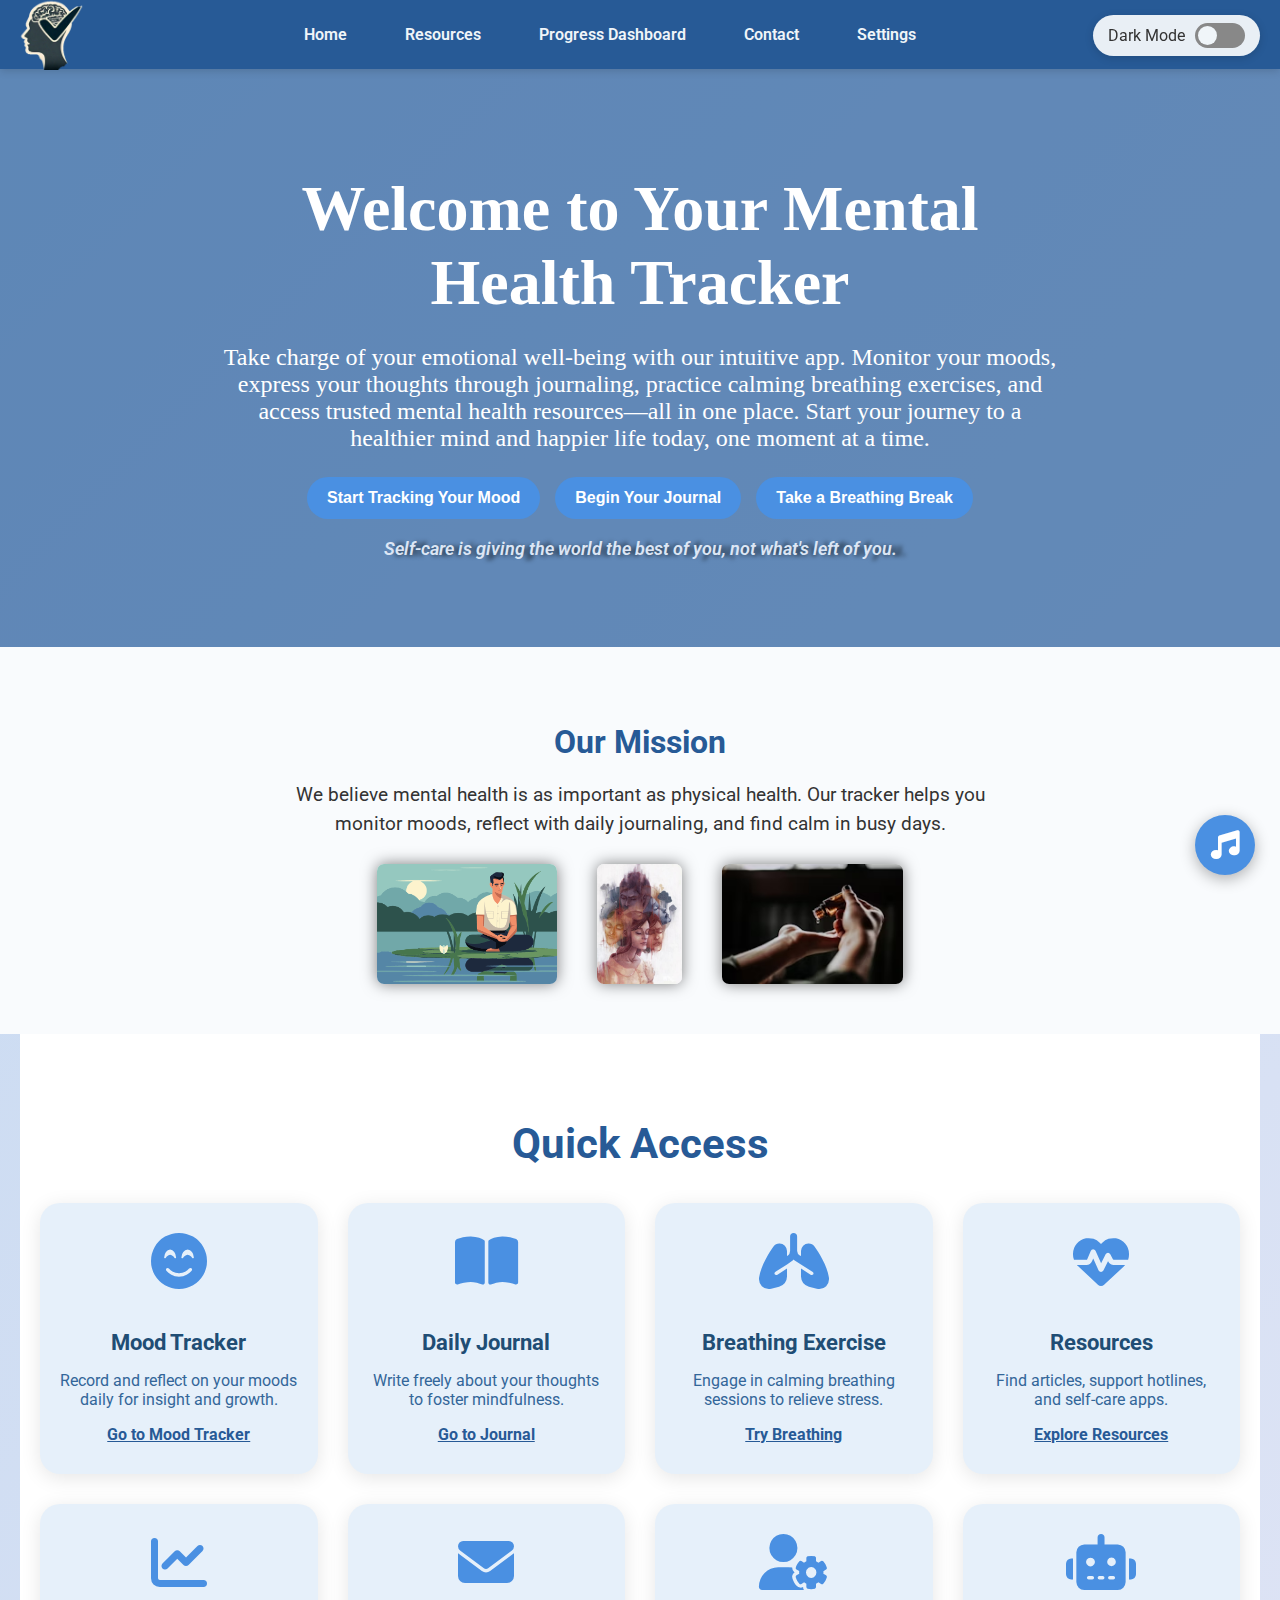
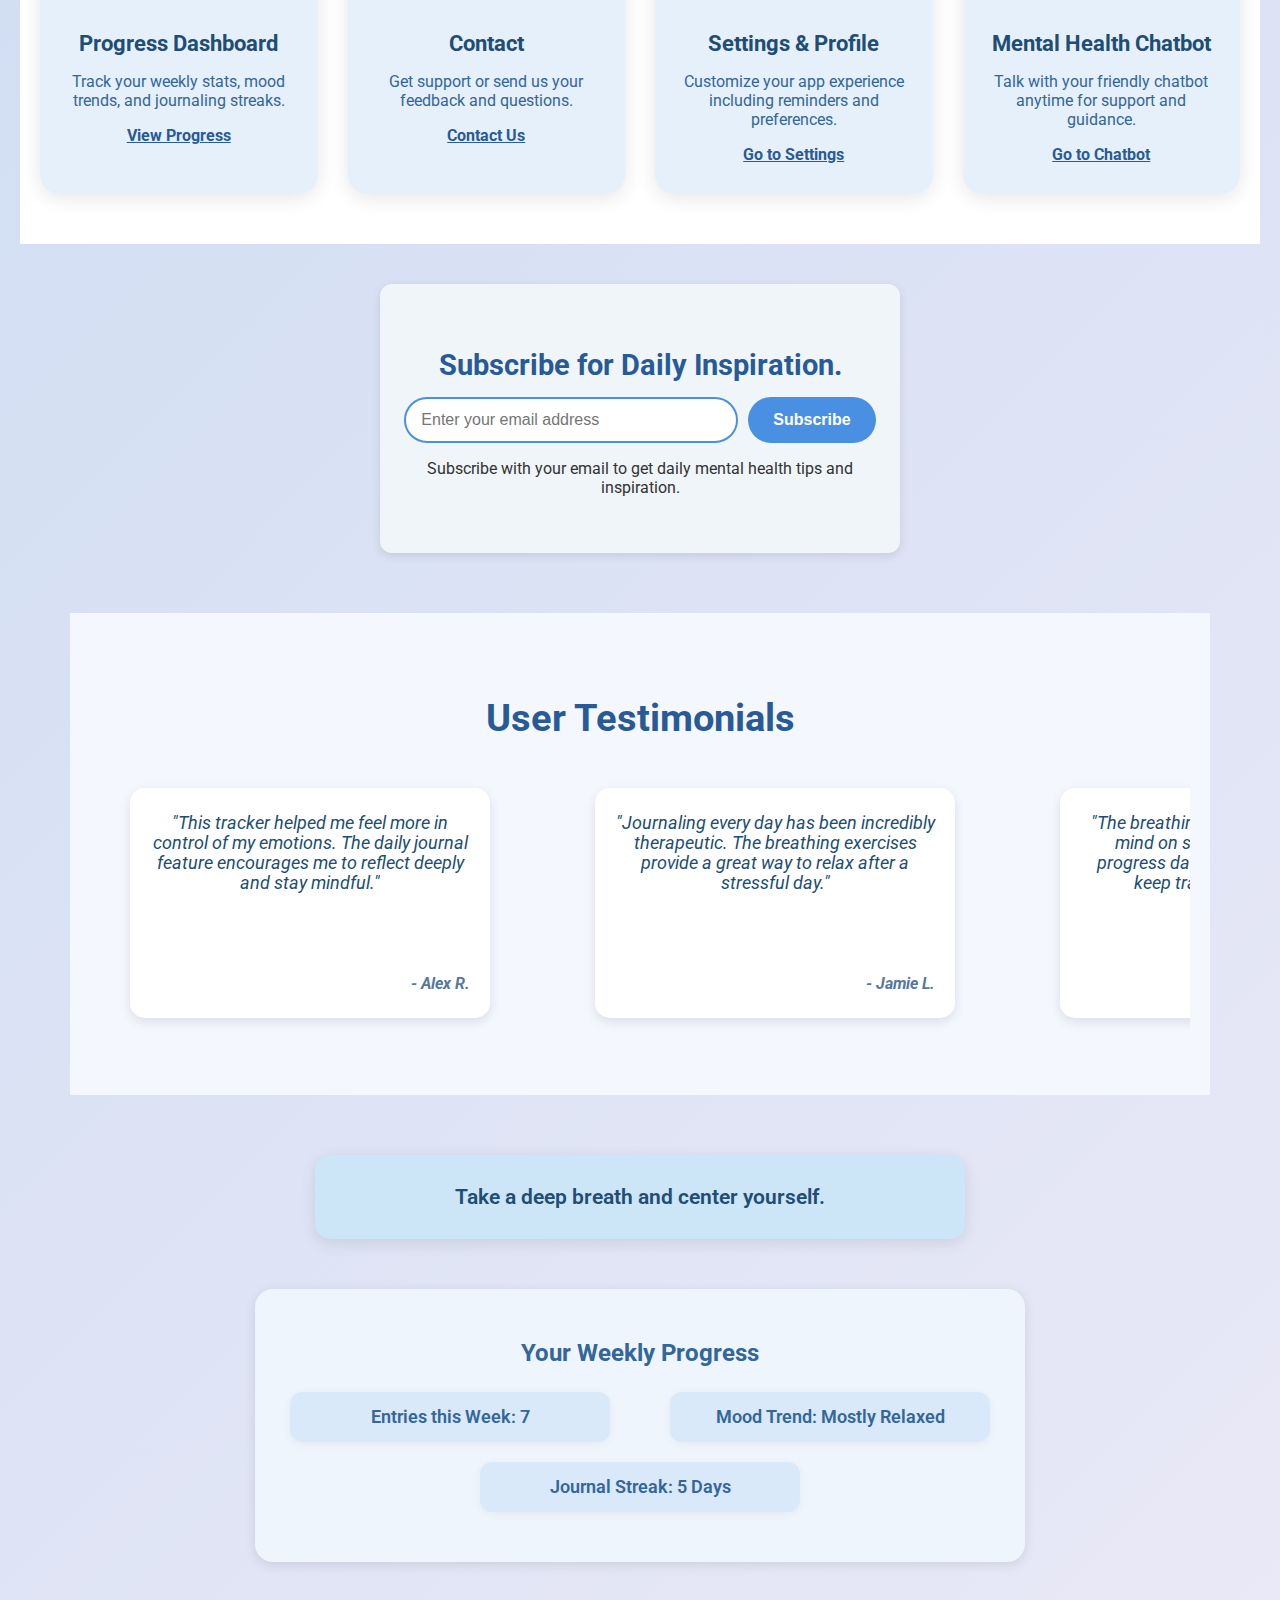
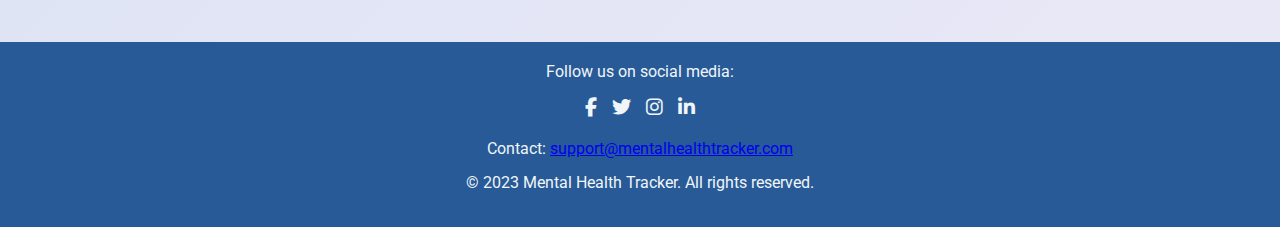
<file: index.html>
<!DOCTYPE html>
<html lang="en">
  <head>
    <meta charset="UTF-8" />
    <meta name="viewport" content="width=device-width, initial-scale=1" />
    <title>Mental Health Tracker - Home</title>

    <!-- Google Font Generator -->
    <link
      href="https://fonts.googleapis.com/css2?family=Roboto:wght@400;700&family=Quicksand&display=swap"
      rel="stylesheet"
    />

    <!-- Font Awesome Icon CDN -->
    <link
      rel="stylesheet"
      href="https://cdnjs.cloudflare.com/ajax/libs/font-awesome/6.4.0/css/all.min.css"
    />
    <link rel="stylesheet" href="styles.css" />
  </head>
  <body>
    <!-- Light/Dark Mode Toggle -->
    <div
      class="toggle-container"
      aria-label="Toggle light and dark mode"
    >
      <span>Dark Mode</span>
      <div class="toggle-switch" id="mode-toggle"></div>
    </div>

    <!-- Header and Navigation -->
    <header role="banner" aria-label="Main navigation">
      <div class="header-inner">
        <div class="logo"><img src="logo1.png" width='75px'></div>
        <nav role="navigation" aria-label="Primary navigation">
          <ul>
            <li><a href="index.html">Home</a></li>
            <li><a href="resources.html">Resources</a></li>
            <li><a href="progress.html">Progress Dashboard</a></li>
            <li><a href="contact.html">Contact</a></li>
            <li><a href="settings.html">Settings</a></li>
          </ul>
        </nav>
      </div>
    </header>

    <!-- Hero Section -->
    <section
      class="hero"
      role="region"
      aria-label="Welcome section with motivational quotes"
    >
      <div class="hero-content">
        <h1>Welcome to Your Mental Health Tracker</h1>
        <p>
          Take charge of your emotional well-being with our intuitive app. Monitor your moods, express your thoughts through journaling, practice calming breathing exercises, and access trusted mental health resources—all in one place. Start your journey to a healthier mind and happier life today, one moment at a time.
        </p>

        <!-- CTA Buttons -->
        <div
          class="cta-buttons"
          role="group"
          aria-label="Primary call to action buttons"
        >
          <button class="cta-button" onclick="location.href='mood.html'">   
            Start Tracking Your Mood
          </button>
          <button class="cta-button" onclick="location.href='journal.html'">
            Begin Your Journal
          </button>
          <button class="cta-button" onclick="location.href='breathing.html'">
            Take a Breathing Break
          </button>
          <!--location.href changes current browser's URL to the specified URL-->
        </div>

        <!-- Dynamic Quote -->
        <div
          class="quote-carousel"
        ></div>
      </div>
    </section>

    <!-- Introduction & Mission -->
    <section class="introduction" role="region" aria-labelledby="intro-title">
      <h2 id="intro-title">Our Mission</h2>
      <p>
        We believe mental health is as important as physical health. Our tracker
        helps you monitor moods, reflect with daily journaling, and find calm in
        busy days.
      </p>
      <div class="illustrations">
        <img
          src="meditation.webp"
          alt="Meditation illustration"
          class="illustration-item"
        />
        <img
          src="mood icons.jpg"
          alt="Mood icons illustration"
          class="illustration-item"
        />
        <img
          src="self-care.avif"
          alt="Self-care illustration"
          class="illustration-item"
        />
      </div>
    </section>

    <!-- Features Quick Access Tiles -->
    <section class="features" role="region" aria-labelledby="features-title">
      <h2 id="features-title">Quick Access</h2>
      <div class="feature-tiles">
        <article
          class="feature-tile"
          role="article"
          aria-label="Mood Tracker feature"
          onclick="location.href='mood.html'"
        >
          <i class="fa-solid fa-face-smile-beam feature-icon"></i>
          <h3>Mood Tracker</h3>
          <p>Record and reflect on your moods daily for insight and growth.</p>
          <a href="mood.html" class="feature-link">Go to Mood Tracker</a>
        </article>
        <article
          class="feature-tile"
          role="article"
          aria-label="Daily Journal feature"
          onclick="location.href='journal.html'"
        >
          <i class="fa-solid fa-book-open feature-icon"></i>
          <h3>Daily Journal</h3>
          <p>Write freely about your thoughts to foster mindfulness.</p>
          <a href="journal.html" class="feature-link">Go to Journal</a>
        </article>
        <article
          class="feature-tile"
          role="article"
          aria-label="Breathing Exercise feature"
          onclick="location.href='breathing.html'"
        >
          <i class="fa-solid fa-lungs feature-icon"></i>
          <h3>Breathing Exercise</h3>
          <p>Engage in calming breathing sessions to relieve stress.</p>
          <a href="breathing.html" class="feature-link">Try Breathing</a>
        </article>
        <article
          class="feature-tile"
          role="article"
          aria-label="Resources feature"
          onclick="location.href='resources.html'"
        >
          <i class="fa-solid fa-heart-pulse feature-icon"></i>
          <h3>Resources</h3>
          <p>Find articles, support hotlines, and self-care apps.</p>
          <a href="resources.html" class="feature-link">Explore Resources</a>
        </article>
        <article
          class="feature-tile"
          role="article"
          aria-label="Progress Dashboard feature"
          onclick="location.href='progress.html'"
        >
          <i class="fa-solid fa-chart-line feature-icon"></i>
          <h3>Progress Dashboard</h3>
          <p>Track your weekly stats, mood trends, and journaling streaks.</p>
          <a href="progress.html" class="feature-link">View Progress</a>
        </article>
        <article
          class="feature-tile"
          role="article"
          aria-label="Contact feature"
          onclick="location.href='contact.html'"
        >
          <i class="fa-solid fa-envelope feature-icon"></i>
          <h3>Contact</h3>
          <p>Get support or send us your feedback and questions.</p>
          <a href="contact.html" class="feature-link">Contact Us</a>
        </article>
        <article
          class="feature-tile"
          role="article"
          aria-label="Settings and Profile feature"
          onclick="location.href='settings.html'"
        >
          <i class="fa-solid fa-user-cog feature-icon"></i>
          <h3>Settings &amp; Profile</h3>
          <p>
            Customize your app experience including reminders and preferences.
          </p>
          <a href="settings.html" class="feature-link">Go to Settings</a>
        </article>
        <article
          class="feature-tile"
          role="article"
          aria-label="mental health chatbot feature"
          onclick="location.href='chatbot.html'"
        >
          <i class="fa-solid fa-robot feature-icon"></i>
          <h3>Mental Health Chatbot</h3>
          <p>
            Talk with your friendly chatbot anytime for support and guidance.
          </p>
          <a href="chatbot.html" class="feature-link">Go to Chatbot</a>
        </article>
      </div>
    </section>

    <!-- Newsletter Subscription Section -->
    <section
      class="newsletter"
      role="region"
      aria-labelledby="newsletter-title"
    >
      <h2 id="newsletter-title">Subscribe for Daily Inspiration.
      </h2>
      <form id="newsletter-form" aria-describedby="newsletter-desc" novalidate>  
        <input
          type="email"
          id="email-input"
          name="email"
          placeholder="Enter your email address"
          aria-label="Email address"
          required
        />
        <button type="submit">Subscribe</button>
      </form>
      <!--novalidate attribute is used to prevent the browser from validating the form even if there is a required attribute-->
      <p id="newsletter-desc" class="description">
        Subscribe with your email to get daily mental health tips and
        inspiration.
      </p>
    </section>

    <!-- User Testimonials Carousel -->
    <section
      class="testimonials-section"
      role="region"
      aria-labelledby="testimonials-title"
    >
      <h2 id="testimonials-title">User Testimonials</h2>
      <div class="testimonial-carousel">
        <blockquote class="testimonial-slide active">
          "This tracker helped me feel more in control of my emotions. The daily
          journal feature encourages me to reflect deeply and stay mindful."
          <footer class="testimonial-author">- Alex R.</footer>
        </blockquote>
        <blockquote class="testimonial-slide">
          "Journaling every day has been incredibly therapeutic. The breathing
          exercises provide a great way to relax after a stressful day."
          <footer class="testimonial-author">- Jamie L.</footer>
        </blockquote>
        <blockquote class="testimonial-slide">
          "The breathing exercises truly calm my mind on stressful days. Plus,
          the progress dashboard motivates me to keep tracking consistently."
          <footer class="testimonial-author">- Samira K.</footer>
        </blockquote>
        <blockquote class="testimonial-slide">
          "I love how the app provides resources right when I need them. It’s
          like having a mental health companion in my pocket."
          <footer class="testimonial-author">- Jordan P.</footer>
        </blockquote>
        <blockquote class="testimonial-slide">
          "The reminders and settings allow me to tailor the experience
          perfectly. It’s easy to use and encourages positive daily habits."
          <footer class="testimonial-author">- Casey W.</footer>
        </blockquote>
        <blockquote class="testimonial-slide">
          "Subscribing to the daily inspirations really brightens my mornings.
          The community and tools here have been a vital support in my mental
          health journey."
          <footer class="testimonial-author">- Taylor M.</footer>
        </blockquote>
      </div>
    </section>

    <!-- Daily Affirmation Widget -->
    <section
      class="daily-tip"
      role="region"
      aria-label="Daily mental health tip or affirmation"
    >
      Loading daily tip...
    </section>

    <!-- Progress Snapshot -->
    <section class="progress-snapshot" role="region" aria-labelledby="progress-title">
  <h2 id="progress-title">Your Weekly Progress</h2>
  <div class="progress-row">
    <div class="progress-item">Entries this Week: 7</div>
    <div class="progress-item">Mood Trend: Mostly Relaxed</div>
  </div>
  <div class="progress-row single-center">
    <div class="progress-item">Journal Streak: 5 Days</div>
  </div>
</section>

    <!-- Floating Music Button -->
    <button
      class="music-button"
      aria-label="Toggle calming background music"
      title="Play/Pause calming music"            
    >
    <!--title is shown when we hover the element on our site-->
      <i class="fa-solid fa-music"></i>
    </button>

    <!-- Footer -->
    <footer role="contentinfo" class="footer">
  <div class="footer-inner">
    <p>Follow us on social media:</p>
    <ul class="social-links" role="list">
      <li>
        <a href="#" aria-label="Facebook">
          <i class="fab fa-facebook-f"></i>
        </a>
      </li>
      <li>
        <a href="#" aria-label="Twitter">
          <i class="fab fa-twitter"></i>
        </a>
      </li>
      <li>
        <a href="#" aria-label="Instagram">
          <i class="fab fa-instagram"></i>
        </a>
      </li>
      <li>
        <a href="#" aria-label="LinkedIn">
          <i class="fab fa-linkedin-in"></i>
        </a>
      </li>
    </ul>
    <p>
      Contact: 
      <a href="mailto:support@mentalhealthtracker.com">support@mentalhealthtracker.com</a>
    </p>
    <p>© 2023 Mental Health Tracker. All rights reserved.</p>
  </div>
</footer>

    <!-- jquery link -->
    <script src="https://code.jquery.com/jquery-3.6.0.min.js"></script>
    <script src="scripts.js"></script>
  </body>
</html>
</file>
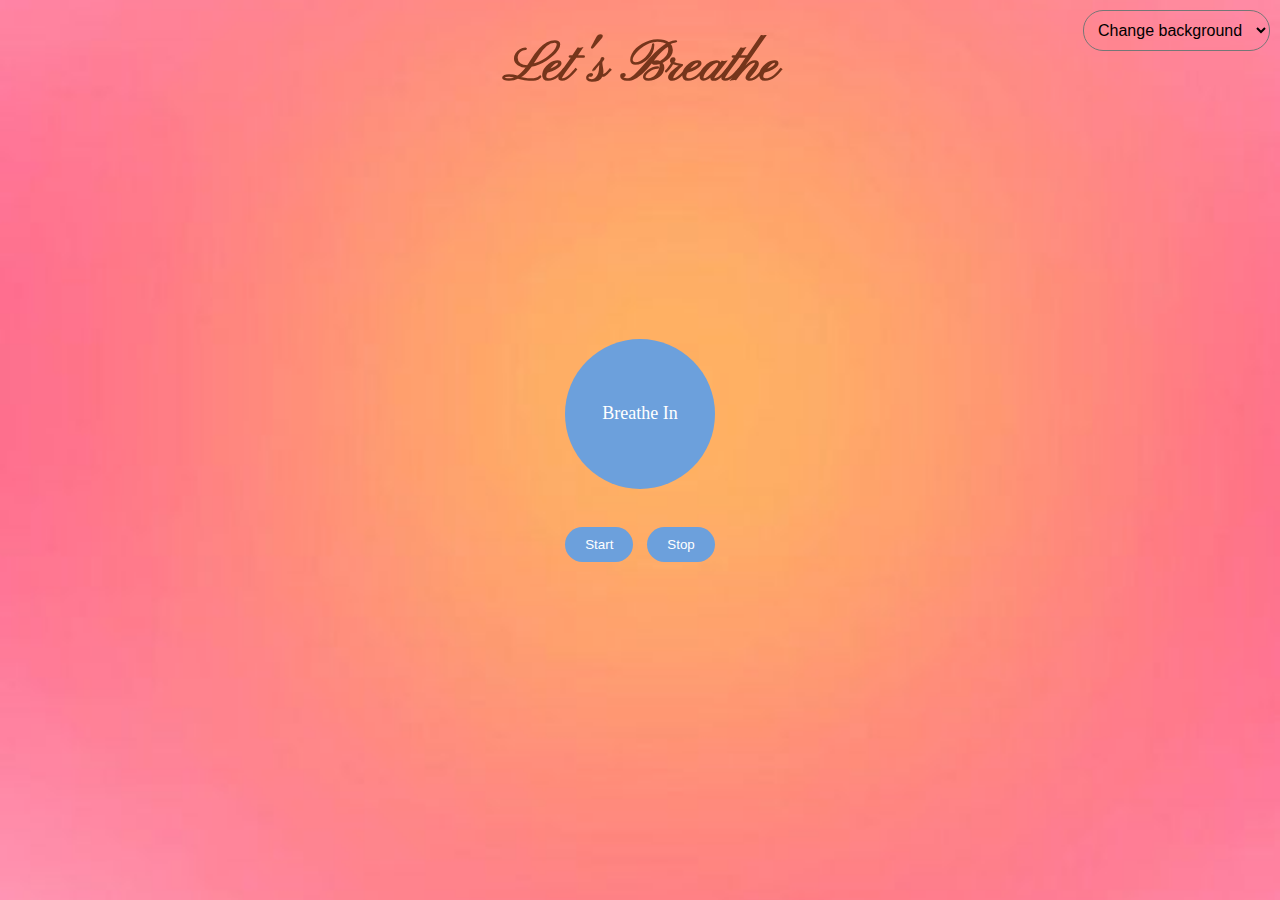
<file: breathe.html>
<!DOCTYPE html>
<html lang="en">
<head>
    <script src="https://ajax.googleapis.com/ajax/libs/jquery/3.7.1/jquery.min.js"></script>

    <link rel="preconnect" href="https://fonts.googleapis.com">
<link rel="preconnect" href="https://fonts.gstatic.com" crossorigin>
<link href="https://fonts.googleapis.com/css2?family=Pinyon+Script&display=swap" rel="stylesheet">
    <meta charset="UTF-8">
    <meta name="viewport" content="width=device-width, initial-scale=1.0">
    <title>Centered Heading and Top Button</title>
    <style>
        body, html {
    margin: 0;
    padding: 0;
    width: 100vw;
    height: 100vh;
    background-image: url('./pink.jpg');
    background-size: cover;
    background-repeat: no-repeat;
    background-position: center center;
    overflow: hidden; 
    display: flex;
    flex-direction: column;
    align-items: center;
    justify-content: center;
    transition: background-image 1s ease;
}


        .header-container {
            position: absolute;
            top: 10px;
            right: 10px;
        }

        .dropdown {
            padding: 10px;
            font-size: 16px;
            background-color: transparent;
            border-radius: 20px;

        }
        .container {
            position: relative;
            display: flex;
            flex-direction: column;
            align-items: center;
        }

        .center-heading {
            position: absolute;
            top: 30px;
            left: 50%;
            transform: translate(-50%, -50%);
            font-family: 'Pinyon Script', cursive;
            font-size: 55px;
            color: rgb(117, 53, 27);
        }
        .breather-ball {
            width: 150px;
            height: 150px;
            border-radius: 50%;
            background-color: #6ca0dc;
            display: flex;
            justify-content: center;
            align-items: center;
            font-size: 18px;
            color: #fff;
            transition: width 2s, height 2s, background-color 0.5s;
        }

        .control-buttons {
            margin-top: 20px;
        }

        .control-buttons button {
            margin: 0 5px;
            padding: 10px 20px;
            background-color: #6ca0dc;
            color: #fff;
            border: none;
            border-radius: 20px;
            cursor: pointer;
        }
        #message{
            animation-delay: 2s;


        }
        
   
    </style>
</head>
<body>

    <div class="header-container">
        <select class="dropdown">
            <option value="" disabled selected>Change background</option>
            <option value="1">Green</option>
            <option value="2">Orange</option>
            <option value="3">Pink</option>
        </select>
    </div>

    <h1 class="center-heading">Let's Breathe</h1>
    <div class="container">
        <div class="breather-ball" id="breatherBall">Breathe In</div>
        <div class="control-buttons">
            <br>
            <button onclick="startBreathing()">Start</button>
            <button onclick="stopBreathing()">Stop</button><br>

        </div>
    </div>

    <div id="message" style="margin-top: 20px; font-size: 24px; font-weight: bold; color: #fd2525; display: none;">
        Well done, You did a great job!
    </div>

    <script>
        $(document).ready(function(){
    $(".dropdown").change(function(){
        let selectedOption = $(this).val();
        
        if(selectedOption === "1") {
            $("body").css("background-image", "url('./green.jpg')");
        } 
        else if(selectedOption === "2") {
            $("body").css("background-image", "url('./orange.jpg')");
        } 
        else if(selectedOption === "3") {
            $("body").css("background-image", "url('./pink.jpg')");
        }
    });
});

        let timeouts = [];
        let isRunning = false;
        const ball = document.getElementById("breatherBall");
    
        function startBreathing() {
            if (isRunning) return;
            isRunning = true;
            message.style.display="none";
    
            function inhale() {
                ball.style.width = "150px";
                ball.style.height = "150px";
                ball.textContent = "Breathe In";
                timeouts.push(setTimeout(hold, 3000));
            }
            function hold() {
            ball.textContent = "Hold";
            timeouts.push(setTimeout(exhale, 2000));
        }

        function exhale() {
            ball.style.width = "100px";
            ball.style.height = "100px";
            ball.textContent = "Breathe Out";
            timeouts.push(setTimeout(inhale, 3000));
        }

        inhale();
       
    }
    function stopBreathing() {
        isRunning = false;
        timeouts.forEach(clearTimeout); // Clear all active timeouts
        timeouts = []; // Reset timeouts array
        ball.textContent = "Breathe In";
        ball.style.width = "100px";
        ball.style.height = "100px";
        message.style.display = "block";
    }
</script>


</body>
</html>
</file>
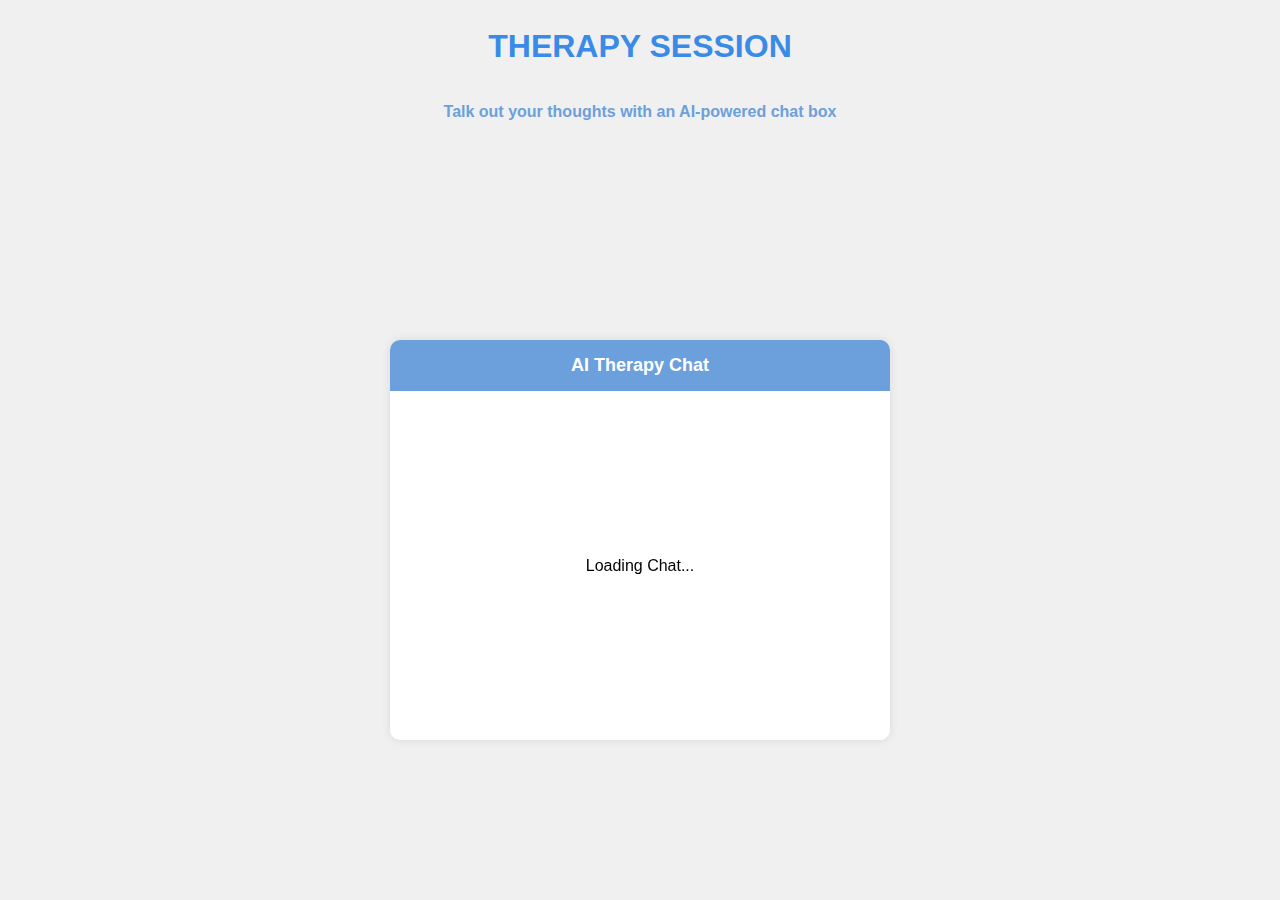
<file: therapist.html>
<!DOCTYPE html>
<html lang="en">
<head>
  <meta charset="UTF-8" />
  <meta name="viewport" content="width=device-width, initial-scale=1.0" />
  <title>Mental Health Tracker - AI Chatbox</title>
  <link rel="stylesheet" href="https://cdnjs.cloudflare.com/ajax/libs/font-awesome/6.0.0-beta3/css/all.min.css" />
  <script src="https://cdn.botpress.cloud/webchat/v2.4/inject.js"></script>
  <style>
    /* --- Botpress Widget Customization --- */
    #webchat-container {
      position: relative;
      width: 100%;
      height: 100%;
    }
    .bpFab {
      display: none;
    }
    .bpWebchat {
      position: absolute !important;
      top: 0 !important;
      left: 0 !important;
      right: 0 !important;
      bottom: 0 !important;
      width: 100% !important;
      height: 100% !important;
    }
    
    body, html {
      margin: 0;
      padding: 0;
      height: 100%;
      background-color: #f0f0f0;
      font-family: Arial, sans-serif;
    }
    
    .chatbox {
      width: 500px;
      height: 400px;
      position: fixed;
      top: 60%;
      left: 50%;
      transform: translate(-50%, -50%);
      background-color: #fff;
      border-radius: 10px;
      box-shadow: 0px 0px 10px rgba(0, 0, 0, 0.1);
      display: flex;
      flex-direction: column;
      overflow: hidden;
    }
    
    .chatbox-header {
      padding: 15px;
      background-color: #6ca0dc;
      color: #fff;
      text-align: center;
      font-size: 18px;
      font-weight: bold;
    }
    
    .chatbox-body {
      flex: 1;
      display: flex;
      flex-direction: column;
      /* The Botpress widget will display at the top of this area */
      overflow: hidden;
    }
    
    /* Optional global text styles */
    h1, h4 {
      margin: 10px 0;
      text-align: center;
    }
    h1 {
      color: #3a8be8;
    }
    h4 {
      color: #6ca0dc;
    }
  </style>
</head>
<body>
    <br>
  <h1>THERAPY SESSION</h1><br>
  <h4>Talk out your thoughts with an AI-powered chat box</h4>
  <br><br>
  <div class="chatbox">
    <div class="chatbox-header">
      AI Therapy Chat
    </div>
    <div class="chatbox-body">
      <!-- The Botpress widget will be injected here -->
      <div id="webchat-container">
        <div id="loading" style="position: absolute; width: 100%; height: 100%; display: flex; align-items: center; justify-content: center;">
            Loading Chat...
          </div>
      </div>
    </div>
  </div>
  
  <script>
     window.botpress.on("webchat:ready", () => {
    // Hide the loading indicator once the bot is ready
    const loading = document.getElementById('loading');
    if(loading) loading.style.display = 'none';
    window.botpress.open();
  });
    window.botpress.init({
      botId: "31bc83d5-b3a8-47fa-9caa-5ab9c4ec27b9",
      clientId: "d403a7e6-0a06-408a-9ffc-909f791c6b9d",
      selector: "#webchat-container",
      configuration: {
        website: {},
        email: {},
        phone: {},
        termsOfService: {},
        privacyPolicy: {},
        color: "#5eb1ef",
        variant: "soft",
        themeMode: "light",
        fontFamily: "inter",
        radius: 1
      }
    });
  </script>
</body>
</html>
</file>
<file: styles.css>
/* Basic & layout styles */
body {
  font-family: "Roboto", "Quicksand", sans-serif;
  margin: 0;
  padding: 0;
  background: linear-gradient(135deg, #c5d9f1, #ebe9f7);
  color: #333;
  transition: background-color 0.3s ease, color 0.3s ease;
}
body.dark-mode{
  background: #121212;
  color: #000000;
}
header {
  position: relative;
  background-color: #275a96;
  padding: 25px 0px;                   /*top/bottom left/right*/
  box-shadow: 0 2px 8px rgba(0,0,0,0.15);    /*right, bottom, blur, color*/
  transition: background-color 0.3s ease;
  z-index: 100;
}

/* Container to hold logo and nav */
.header-inner {
  max-width: 1200px;
  margin: 0 10px;                 /*top/bottom left/right*/
  position: relative;
  display: flex;
  align-items: center;
}
body.dark-mode header{
  background-color: #1e1e1e;
}
/* Logo absolutely positioned on left */
.logo{
  position: absolute;
  left: 0px;
  cursor: pointer;
  user-select: none;          /*text of this element can't be selected*/
  padding-top: 0px;
  margin: 0px;
}

.logo:hover {
  transform: scale(1.05);    /*logo will be 1px larger than real and for 1 sec*/
}

/* Navigation styles */
nav {
  flex: 1; /* takes available space */
}

nav ul {
  display: flex;
  justify-content: center;  /* center nav links */
  gap: 30px;
  list-style: none;
  margin: 0;
  padding: 0;
}

nav ul li a {
  text-decoration: none;
  color: #f0f5f9;
  font-weight: 600;
  padding: 8px 14px;              /*top/bottom left/right*/
  border-radius: 6px;
  position: relative;
  transition: color 0.3s ease, background-color 0.3s ease;
}

nav ul li a::after {
  content: "";
  position: absolute;
  bottom: 0;
  left: 50%;
  width: 0px;
  height: 2px;
  background: #f0f5f9;
  transition: width 0.3s ease, left 0.3s ease;
}

nav ul li a:hover,              /*hover means mouse is over the element whereas focus means element has keyboard focus like selected or clicked*/
nav ul li a:focus {
  background-color: #f0f5f9;
  color: #275a96;
}

nav ul li a:hover::after,
nav ul li a:focus::after {
  width: 100%;
  left: 0;
}
body.dark-mode nav ul li a{
  color: #ccc;
}
body.dark-mode nav ul li a:hover{
  background-color: #555;
  color: #f0f5f9;
}

/* Hero Section */
.hero {
  min-height: 400px;
  background: url("https://images.unsplash.com/photo-1506744038136-46273834b3fb?auto=format&fit=crop&w=1350&q=80")
    center/cover no-repeat;       /*background image, position, size (zoom), repeat*/
  display: flex;
  justify-content: center;
  align-items: center;
  color: white;
  text-align: center;
  padding: 60px 20px;              /*top/bottom left/right*/
  position: relative;
}
.hero::before {
  content: "";
  position: absolute;
  inset: 0;                      /*top, right, bottom, left, it is used instead of top, right, bottom, left for absolute position*/
  background: rgba(39, 90, 150, 0.65);
  z-index: 0;
}
.hero-content {
  position: relative;
  z-index: 1;
  max-width: 850px;
}
.hero h1 {
  font-size: 4rem;
  margin-bottom: 15px;
  font-family: 'Times New Roman', Times, serif;
}
.hero p {
  font-size: 1.50rem;
  margin-bottom: 25px;
  font-family: 'Times New Roman', Times, serif;
  font-weight: 400;
}
.cta-buttons {
  display: flex;
  gap: 15px;
  flex-wrap: wrap;
  justify-content: center;
}
.cta-button {
  background-color: #4a90e2;
  color: white;
  border: none;
  padding: 12px 20px;             /*top/bottom left/right*/
  border-radius: 25px;
  font-weight: 600;
  font-size: medium;
  cursor: pointer;
  transition: background-color 0.3s ease;
}
.cta-button:hover,
.cta-button:focus {
  background-color: #3374cd;
}
.quote-carousel {
  margin-top: 20px;
  font-style: italic;
  font-weight: 600;
  font-size: 1.1rem;
  color: #dce6f5;
  max-width: 600px;
  margin-left: auto;
  margin-right: auto;
  text-shadow: 10px 1px 4px rgba(0, 0, 0, 0.6);   /*left, top, blur, color*/
  min-height: 48px;
}

/* Introduction */
.introduction {
  padding: 50px 20px;             /*top/bottom left/right*/
  background-color: #f9fbfd;
  text-align: center;
}
.introduction h2 {
  color: #275a96;
  font-size: 2rem;
  margin-bottom: 20px;
}
.introduction p {
  font-size: 1.2rem;
  max-width: 720px;
  margin: 0 auto 25px auto;     /*top, right, bottom, left*/
  line-height: 1.5;
}
.illustrations {
  display: flex;
  justify-content: center;
  gap: 40px;
  flex-wrap: wrap;
}
.illustration-item {
  height: 120px;
  border-radius: 7px;
  box-shadow: 0 0px 15px rgba(0, 0, 0, 0.500);  /*left, bottom, blur, color*/
} 
.illustration-item:hover,
.illustration-item:focus {
  transform: scale(1.05);             /*logo will be 1.05px larger than real and for 1.05 sec*/
}

/* Features Tiles */
.features {
  padding: 50px 20px;        /*top/bottom left/right*/
  background: white;
  text-align: center;
  max-width: 1200px;
  margin: 0 auto;           /*top/bottom left/right*/
}
.features h2 {
  font-size: 2.6rem;
  color: #275a96;
  margin-bottom: 35px;
}
.feature-tiles {
  display: grid;
  grid-template-columns: repeat(auto-fit, minmax(220px, 1fr));  /*minmax gives width of 220px and 1fr for remaining space to each feature*/
  gap: 30px;
}
.feature-tile {
  background: #e6f0fa;
  border-radius: 20px;
  padding: 30px 20px;            /*top/bottom left/right*/
  box-shadow: 0 4px 20px rgba(0, 0, 0, 0.1);      /*left, bottom, blur, color*/
  cursor: pointer;
  transition: transform 0.3s ease, box-shadow 0.3s ease;
  text-align: center;
}
.feature-tile:hover,
.feature-tile:focus {
  transform: translateY(-10px);
  box-shadow: 0 8px 30px rgba(0, 0, 0, 0.15);   /*left, bottom, blur, color*/
}
.feature-icon {
  font-size: 3.5rem;
  color: #4a90e2;
  margin-bottom: 18px;
}
.feature-tile h3 {
  font-size: 1.4rem;
  margin-bottom: 12px;
  color: #204d74;
}
.feature-tile p {
  font-size: 1rem;
  color: #336699;
}
.feature-link {
  margin-top: 12px;
  font-weight: 700;
  color: #275a96;
  text-decoration: underline;
  font-size: 1rem;
}
.feature-link:hover,
.feature-link:focus {
  color: #1a3f71;
}

/* Newsletter Subscription Section */
.newsletter {
  background: #f0f5f9;
  padding: 40px 20px;                             /*top/bottom left/right*/
  text-align: center;
  border-radius: 12px;
  max-width: 480px;
  margin: 40px auto 60px auto;               /*top, right, bottom, left*/
  box-shadow: 0 3px 10px rgba(0, 0, 0, 0.1);      /*left, bottom, blur, color*/
}
.newsletter h2 {
  font-size: 1.8rem;
  margin-bottom: 15px;
  color: #275a96;
}
.newsletter form {
  display: flex;
  gap: 10px;
  justify-content: center;
  flex-wrap: wrap;
}
.newsletter input[type="email"] {
  padding: 12px 15px;            /*top/bottom left/right*/
  font-size: 1rem;
  border-radius: 25px;
  border: 2px solid #4a90e2;
  flex-grow: 1;                  /*it will take all the available space that remains after button space as it is double of button flex-grow which is 0*/
  max-width: 300px;
  outline-offset: 2px;      /*gives outline to the element when it is focused*/
}
.newsletter button {
  background-color: #4a90e2;
  color: white;
  border: none;
  padding: 13px 25px;         /*top/bottom left/right*/
  border-radius: 25px;
  font-weight: 700;
  font-size: 1rem;
  cursor: pointer;
  transition: background-color 0.3s ease;
}
.newsletter button:hover,
.newsletter button:focus {
  background-color: #3374cd;
}

/* Testimonials Carousel */
.testimonials-section {
  background: #f4f7fd;
  padding: 50px 20px;                  /*top/bottom left/right*/
  text-align: center;
  max-width: 1100px;
  margin: 0 auto 60px auto;         /*top, right, bottom, left*/
}
.testimonials-section h2 {
  font-size: 2.4rem;
  color: #275a96;
  margin-bottom: 30px;
}
.testimonial-carousel {
  display: flex;
  overflow-x: auto;
  gap: 25px;
  padding-bottom: 10px;
  scroll-behavior: smooth;
}
.testimonial-carousel::-webkit-scrollbar {          /*::-webkit-scrollbar is used to style the scrollbar*/
  height: 8px;
}
.testimonial-carousel::-webkit-scrollbar-thumb {   /*::-webkit-scrollbar-thumb is used to style the scrollbar thumb (can be any other element instead of thumb)*/
  background-color: #4a90e2;
  border-radius: 4px;
}
.testimonial-slide {
  flex: 0 0 320px;            /*flex-grow, flex-shrink, flex-basis(real length of the element before any distribution)*/
  background: white;
  border-radius: 15px;
  box-shadow: 0 4px 12px rgba(0, 0, 0, 0.1);           /*left, bottom, blur, color*/
  color: #204d74;
  font-style: italic;
  font-size: 1.1rem;
  display: flex;
  flex-direction: column;
  justify-content: space-between;
  padding: 25px 20px;
  min-height: 180px;
  transition: transform 0.3s ease;
}
.testimonial-slide:focus,
.testimonial-slide:hover {
  transform: translateY(-10px);
  outline: 2px solid #4a90e2;
}
.testimonial-author {
  margin-top: 20px;
  font-size: 1rem;
  font-weight: 700;
  color: #5577a1;
  text-align: right;
}

/* Daily Tip / Affirmation Widget */
.daily-tip {
  background: #cce5f7;
  border-radius: 15px;
  max-width: 600px;
  margin: 50px auto;
  padding: 30px 25px;
  font-size: 1.3rem;
  font-weight: 600;
  text-align: center;
  color: #204d74;
  box-shadow: 0 4px 15px rgba(0, 0, 0, 0.1);
}

/* Progress Snapshot */
.progress-snapshot {
  background: #eff5fc;
  max-width: 720px;
  margin: 40px auto 80px auto;
  border-radius: 18px;
  padding: 30px 25px;
  color: #336699;
  box-shadow: 0 3px 12px rgba(0, 0, 0, 0.1);
  font-weight: 600;
  display: flex;
  flex-direction: column;
  align-items: center;
}

.progress-snapshot h2 {
  width: 100%;
  text-align: center;
  margin-bottom: 25px;
}

/* Container for first row: 2 items side by side */
.progress-row {
  display: flex;
  justify-content: space-between;
  width: 100%;
  margin-bottom: 20px;
}

/* Special styling for single centered item row below */
.progress-row.single-center {
  justify-content: center;
}

/* Progress items */
.progress-item {
  background: #d9e9f9;
  border-radius: 12px;
  padding: 15px 20px;
  box-shadow: 0 2px 10px rgba(0, 0, 0, 0.05);
  text-align: center;
  font-size: 1.1rem;
  flex: 1; /* evenly share space */
  margin: 0 10px;
  max-width: 280px; /* optional max width per item */
}

/* Light/Dark Mode Toggle */
.toggle-container {
  position: fixed;
  top: 15px;
  right: 20px;
  z-index: 200;     /*to be above all elements*/
  display: flex;
  align-items: center;
  background: rgba(255, 255, 255, 0.9);
  padding: 8px 15px;
  border-radius: 25px;
  box-shadow: 0px 2px 8px rgba(0, 0, 0, 0.15);
  cursor: pointer;
  user-select: none;      /*text of this element can't be selected*/
  transition: background-color 0.3s ease;  /*to animate background color like it takes 3 sec to change it's color*/
}
body.dark-mode .toggle-container {
  background: rgba(30, 30, 30, 0.9);
  color: #ccc;
}
.toggle-switch {
  margin-left: 10px;
  width: 50px;
  height: 25px;
  background: #888;
  border-radius: 25px;
  position: relative;
  transition: background-color 0.3s ease;
}
.toggle-switch::before {
  content: "";        /*to create additional content ::before means it will be represented before the content of the element*/
  position: absolute;
  top: 3px;
  left: 3px;
  width: 19px;
  height: 19px;
  background: #f0f5f9;
  border-radius: 50%;
  transition: transform 0.3s ease;     /*switch will take 3sec to change its state*/
}
.toggle-switch.active {
  background: #4a90e2;
}
.toggle-switch.active::before {
  transform: translateX(25px);
}
/* Floating Music Button */
.music-button {
  position: fixed;
  bottom: 25px;
  right: 25px;
  background: #4a90e2;
  border-radius: 50%;
  border: none;
  width: 60px;
  height: 60px;
  box-shadow: 0 4px 15px rgba(0, 0, 0, 0.3);
  cursor: pointer;
  color: white;
  font-size: 1.8rem;
  transition: background-color 0.3s ease;
  z-index: 200;
}
.music-button:hover,
.music-button:focus {
  background-color: #3374cd;
  outline: none;
}

/* Footer */
.footer {
  background-color: #275a96;
  color: #f0f5f9;
  padding: 20px 0;
  font-size: 1rem;
}

.footer-inner {
  max-width: 1200px;
  margin: 0 auto;
  padding: 0 20px;
  text-align: center;
}

.footer p {
  margin: 0 0 15px;
}

.footer p a:hover{
  color: #121212;
}

.social-links {
  list-style: none;
  padding: 0;
  margin: 0 0 20px;
  display: flex;
  justify-content: center;
  gap: 15px;
}

.social-links li a {
  color: #f0f5f9;
  font-size: 1.2rem;
  text-decoration: none;
  transition: color 0.3s ease;
}

.social-links li a:hover,
.social-links li a:focus {
  color: #041a3b;
  outline: none;
}

@media (max-width: 480px) {
    header{
      height: 19px;
    }
    .logo{
      padding-top: 20px;
    }
    nav{
      display: none;
    }
    .hero h1 {
        font-size: 2.5rem; /* Smaller heading */
    }

    .hero p {
        font-size: 1rem; /* Smaller paragraph */
    }

    .quote-carousel {
        font-size: 0.9rem; /* Smaller quote font */
    }

    .testimonial-slide {
        flex: 0 0 280px; /* Adjust testimonial size */
    }

    .progress-item {
        font-size: 0.9rem; /* Smaller progress text */
      }
}

@media (min-width: 481px) and (max-width: 850px) {
    header{
      height: 19px;
    }
    .logo{
      padding-top: 20px;
    }
    nav{
      display: none;
    }
    .hero h1 {
        font-size: 3.2rem; /* Smaller heading */
    }

    .hero p {
        font-size: 1.3rem; /* Smaller paragraph */
    }

    .quote-carousel {
        font-size: 1rem; /* Smaller quote font */
    }

    .testimonial-slide {
        flex: 0 0 300px; /* Adjust testimonial size */
    }

    .progress-item {
        font-size: 1rem; /* Smaller progress text */
      }
}
</file>
